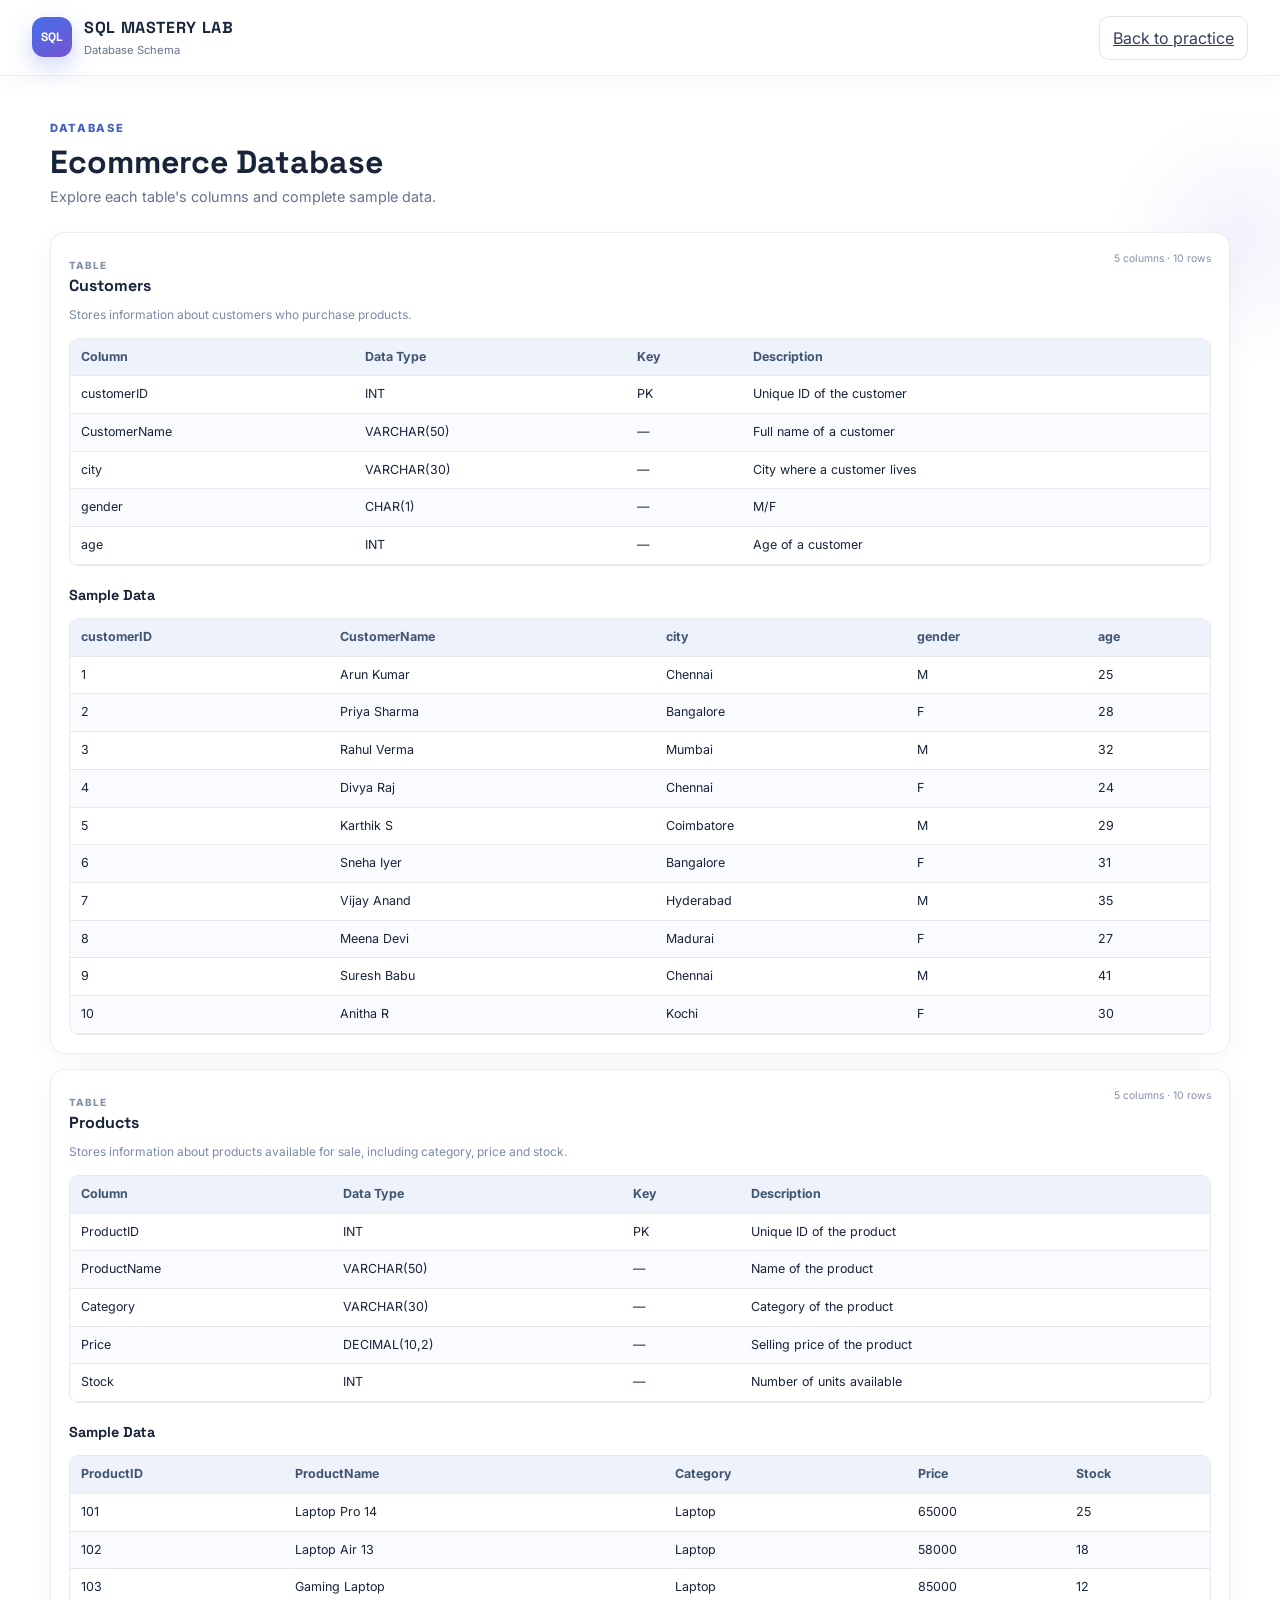
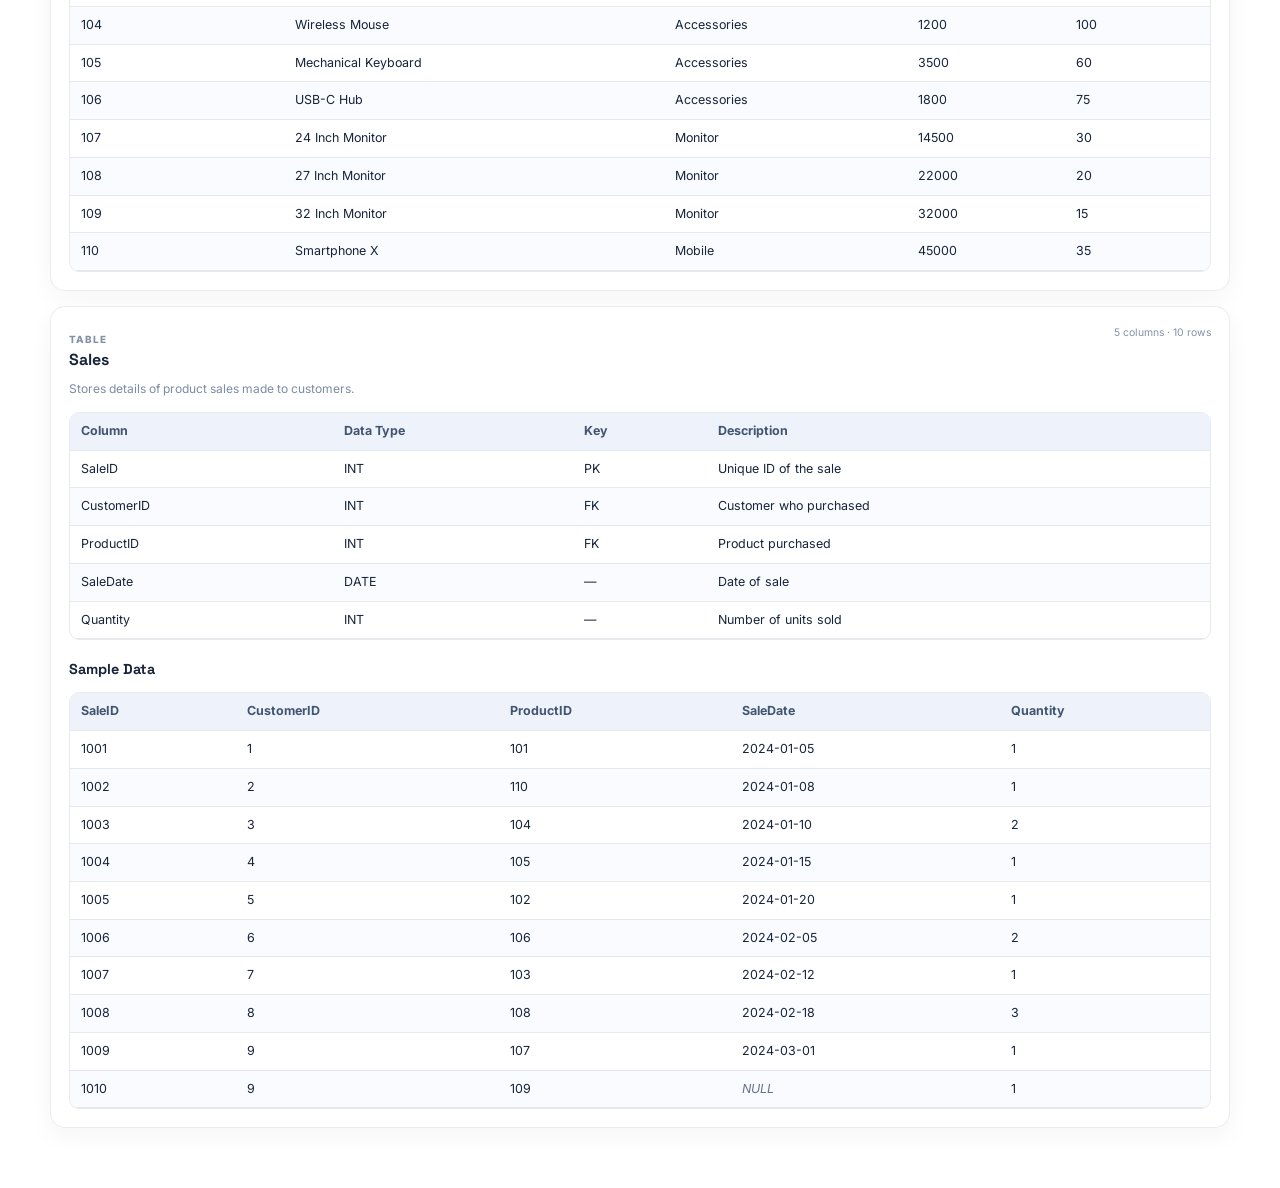
<file: schema.html>
<!DOCTYPE html>
<html lang="en">
<head>
  <meta charset="UTF-8">
  <meta name="viewport" content="width=device-width, initial-scale=1.0">
  <meta name="theme-color" content="#f6f8fc">
  <title>Database Schema | SQL Mastery Lab</title>
  <link rel="preconnect" href="https://fonts.googleapis.com">
  <link rel="preconnect" href="https://fonts.gstatic.com" crossorigin>
  <link href="https://fonts.googleapis.com/css2?family=Inter:wght@400;500;600;700;800&family=Space+Grotesk:wght@500;600;700&display=swap" rel="stylesheet">
  <link rel="stylesheet" href="style.css">
</head>
<body class="app-shell schema-page">
  <header class="topbar">
    <div class="brand-lockup">
      <div class="brand-mark small">SQL</div>
      <div><strong>SQL MASTERY LAB</strong><small>Database Schema</small></div>
    </div>
    <a class="ghost-btn" href="./index.html">Back to practice</a>
  </header>

  <main class="schema-page-content">
    <section class="section-title">
      <div>
        <span class="eyebrow">DATABASE</span>
        <h1>Ecommerce Database</h1>
        <p>Explore each table's columns and complete sample data.</p>
      </div>
    </section>
    <div id="schemaContainer" class="schema-grid" aria-live="polite"></div>
  </main>

  <script src="schema-data.js"></script>
  <script src="schema-viewer.js"></script>
</body>
</html>
</file>
<file: style.css>
*{box-sizing:border-box}
:root{
--bg:#f5f7fb;--surface:#ffffff;--surface2:#f8fafc;--surface3:#eef2f9;
--line:rgba(15,23,42,.09);--text:#16202e;--muted:#64748b;--accent:#3763e8;
--accent2:#7c5cff;--success:#1fa971;--danger:#e0384a;--shadow:0 20px 46px rgba(30,41,74,.08)
}
html{scroll-behavior:smooth}
body{margin:0;background:var(--bg);color:var(--text);font-family:Inter,system-ui,sans-serif;line-height:1.5}
button,input,textarea{font:inherit}
button{cursor:pointer}
button:disabled{cursor:not-allowed;opacity:.45}
.hidden{display:none!important}
.screen{min-height:calc(100vh - 54px)}
.muted{color:var(--muted)}
.eyebrow{display:inline-block;color:#3f5fc4;font-size:.7rem;font-weight:800;letter-spacing:.15em;text-transform:uppercase}
.app-shell{min-height:100vh;background:radial-gradient(circle at 85% 0%,rgba(55,99,232,.06),transparent 28%),var(--bg)}
.topbar,.landing-topbar{height:76px;padding:0 32px;border-bottom:1px solid var(--line);display:flex;align-items:center;justify-content:space-between;background:rgba(255,255,255,.9);backdrop-filter:blur(16px);position:sticky;top:0;z-index:20}
.brand-lockup{display:flex;align-items:center;gap:12px}
.brand-lockup strong{display:block;font-family:"Space Grotesk",sans-serif;letter-spacing:.04em;color:var(--text)}
.brand-lockup small{display:block;color:var(--muted);font-size:.7rem;margin-top:2px}
.brand-mark{width:58px;height:58px;border-radius:16px;display:grid;place-items:center;font-family:"Space Grotesk";font-weight:800;color:#fff;background:linear-gradient(135deg,#3763e8,#7c5cff);box-shadow:0 12px 26px rgba(55,99,232,.25)}
.brand-mark.small{width:40px;height:40px;border-radius:12px;font-size:.75rem}
.ghost-btn,.secondary-btn,.mini-btn{border:1px solid var(--line);background:#fff;color:#33415c;border-radius:10px;padding:9px 13px;transition:.2s}
.ghost-btn:hover,.secondary-btn:hover,.mini-btn:hover{background:#f1f4fa;border-color:rgba(55,99,232,.35)}
.link-btn{border:0;background:none;color:var(--accent);font-weight:700;padding:0;text-decoration:underline;text-underline-offset:3px}
.link-btn:hover{color:#2748b8}
.forgot-password-btn{display:block;margin-top:8px;font-size:.75rem}
.top-actions{display:flex;gap:8px;flex-wrap:wrap}.danger-text{color:#c23349}
.site-footer{height:54px;border-top:1px solid var(--line);display:flex;justify-content:space-between;align-items:center;padding:0 32px;color:#8291a8;font-size:.72rem;background:#fff}

/* login */
.login-page{position:relative;overflow:hidden;display:grid;place-items:center;padding:30px 24px 90px;background:radial-gradient(circle at 18% 20%,rgba(55,99,232,.08),transparent 32%),radial-gradient(circle at 90% 80%,rgba(124,92,255,.08),transparent 30%)}
.login-layout{width:min(1080px,100%);display:grid;grid-template-columns:1.15fr .85fr;gap:70px;align-items:center}
.login-brand .eyebrow{margin-bottom:8px}
.login-brand h1,.landing-content h1{font-family:"Space Grotesk";font-size:clamp(3.5rem,6vw,5.25rem);line-height:.92;margin:18px 0;color:var(--text)}
.login-brand h1 span,.landing-content h1 span{color:var(--accent)}
.login-brand p{max-width:570px;color:var(--muted);font-size:1.05rem}
.login-highlights{display:flex;flex-wrap:wrap;gap:10px;margin-top:26px}.login-highlights span{padding:9px 12px;border:1px solid var(--line);border-radius:999px;color:#425571;font-size:.78rem;background:#fff}
.login-card{padding:32px;border:1px solid var(--line);border-radius:24px;background:#fff;box-shadow:var(--shadow)}
.login-card-head{color:#4a5c78;font-size:.75rem;display:flex;align-items:center;gap:8px;margin-bottom:25px}.status-dot{width:8px;height:8px;border-radius:50%;background:var(--success);box-shadow:0 0 12px rgba(31,169,113,.5)}
.login-card h2{font-family:"Space Grotesk";font-size:2rem;margin:0 0 4px;color:var(--text)}.login-tabs{display:grid;grid-template-columns:1fr 1fr;gap:5px;padding:5px;background:var(--surface3);border-radius:12px;margin:25px 0}
.login-tab{border:0;background:transparent;color:var(--muted);padding:10px;border-radius:8px;font-weight:600}.login-tab.active{background:#fff;color:var(--text);box-shadow:0 4px 14px rgba(30,41,74,.08)}
label{display:block;font-size:.76rem;color:#425571;font-weight:600;margin:15px 0 7px}
input,textarea{width:100%;border:1px solid var(--line);background:#fbfcfe;color:var(--text);border-radius:10px;outline:none;transition:.2s}
input{padding:12px 13px}input:focus,textarea:focus{border-color:rgba(55,99,232,.55);box-shadow:0 0 0 3px rgba(55,99,232,.1)}
.field-hint{display:block;margin-top:6px;font-size:.7rem;color:#8291a8}
.primary-btn,.success-btn{border:0;color:#fff;border-radius:10px;padding:11px 15px;font-weight:700;background:linear-gradient(135deg,#3763e8,#6c5ce0);box-shadow:0 10px 22px rgba(55,99,232,.22);transition:.2s}.primary-btn:hover,.success-btn:hover{transform:translateY(-1px);filter:brightness(1.05)}
.success-btn{background:linear-gradient(135deg,#189a67,#28c98a)}.full{width:100%;display:flex;justify-content:space-between;margin-top:22px}.large{padding:13px 19px}.btn-arrow{font-size:1.1rem}
.secondary-btn.next-ready{border-color:#168957;background:linear-gradient(135deg,#189a67,#28c98a);color:#fff;box-shadow:0 8px 18px rgba(31,169,113,.22)}
.login-message{min-height:22px;font-size:.78rem}.login-message.error{color:var(--danger)}.login-message.info{color:#2a55c9}.login-foot{font-size:.7rem;color:#93a1b5;margin-top:10px;text-align:center}
.auth-toggle-row{text-align:center;font-size:.8rem;color:var(--muted);margin:14px 0 2px}.auth-toggle-row span{display:block;margin-bottom:8px}.auth-toggle-btn{justify-content:center;font-weight:700;color:var(--accent);border-color:rgba(55,99,232,.35);background:#fff}.auth-toggle-btn:hover{background:#eef2ff}

/* landing */
.landing-page{padding-bottom:50px;background:radial-gradient(circle at 50% 0,rgba(55,99,232,.07),transparent 35%)}
.landing-content{width:min(920px,calc(100% - 40px));margin:0 auto;padding:75px 0;text-align:center}.institution-block{display:flex;justify-content:center;align-items:center;gap:16px;margin-bottom:30px}.logo-wrap{width:220px;height:72px;flex:0 0 auto;border:1px solid var(--line);border-radius:14px;display:grid;place-items:center;background:#fff;overflow:hidden}.logo-wrap img{width:100%;height:100%;object-fit:contain}
.hero-badge,.pill{display:inline-flex;padding:7px 11px;border:1px solid rgba(55,99,232,.18);background:rgba(55,99,232,.07);border-radius:999px;color:#2d52d0;font-size:.68rem;font-weight:800;letter-spacing:.08em}.landing-content h1{font-size:clamp(3.2rem,8vw,6rem);margin:16px 0 12px}.landing-content h2{font-family:"Space Grotesk";font-size:1.3rem;margin:0;color:#334561}.landing-intro{max-width:720px;margin:20px auto;color:var(--muted);font-size:1rem}.landing-intro code{color:#2d52d0;background:#eef2ff;padding:3px 6px;border-radius:5px}
.journey-points{display:grid;grid-template-columns:repeat(4,1fr);border:1px solid var(--line);border-radius:18px;background:#fff;margin:35px 0;padding:6px;box-shadow:var(--shadow)}.journey-points div{padding:18px;border-right:1px solid var(--line)}.journey-points div:last-child{border-right:0}.journey-points strong{display:block;font:700 1.6rem "Space Grotesk";color:var(--text)}.journey-points span{font-size:.7rem;color:var(--muted);text-transform:uppercase;letter-spacing:.08em}
.landing-name{text-align:left;max-width:540px;margin:0 auto}.landing-actions{display:flex;justify-content:center;gap:10px;margin-top:18px}.landing-note{margin:30px auto 0;display:flex;justify-content:center;gap:10px;color:#7c8ba3;font-size:.78rem}.landing-note strong{color:#425571}

/* lab */
.layout{display:grid;grid-template-columns:290px minmax(0,1fr);max-width:1600px;margin:auto}.sidebar{padding:22px;border-right:1px solid var(--line);min-height:calc(100vh - 130px);background:#fbfcfe}
.profile-card,.tip-card{border:1px solid var(--line);background:#fff;border-radius:16px;padding:16px}.profile-heading{display:flex;align-items:center;gap:10px;margin-bottom:16px}.avatar{width:36px;height:36px;border-radius:11px;display:grid;place-items:center;background:#e7edfc;color:#3145a0;font-weight:800}.profile-heading small{display:block;color:#8291a8;font-size:.62rem;letter-spacing:.1em}.profile-heading strong{display:block;font-size:.82rem;color:var(--text)}.score-row{display:flex;justify-content:space-between;align-items:end;margin-top:17px}.score-row strong{font:700 1.6rem "Space Grotesk";color:var(--text)}.score-row span{font-size:.67rem;color:var(--muted)}.progress,.pc-bar{height:6px;background:var(--surface3);border-radius:99px;overflow:hidden}.progress{margin-top:8px}.progress>div,.pc-bar>div{height:100%;background:linear-gradient(90deg,#3763e8,#7c5cff);border-radius:99px;transition:.4s}
.sidebar-heading{display:flex;justify-content:space-between;margin:25px 2px 9px;color:#5b6c88;font-size:.65rem;font-weight:800;letter-spacing:.1em}.sidebar-heading small{color:#94a2b8}
#levelNav{display:flex;flex-direction:column;gap:5px;max-height:55vh;overflow:auto;padding-right:3px}
.level-btn{display:grid;grid-template-columns:22px 1fr auto;gap:9px;align-items:center;border:1px solid transparent;background:transparent;color:#5b6c88;text-align:left;border-radius:9px;padding:9px;font-size:.72rem;width:100%}
.level-btn:hover{background:var(--surface3)}.level-btn.active{background:#eef2ff;border-color:rgba(55,99,232,.25);color:var(--text)}
.level-btn.completed .level-number{background:var(--success);color:#fff}
.level-number{width:22px;height:22px;border-radius:7px;background:#e2e8f4;color:#425571;display:grid;place-items:center;font-size:.65rem;font-weight:800}
.level-text{overflow:hidden;text-overflow:ellipsis;white-space:nowrap}
.level-progress{font-size:.62rem;color:#8291a8}
.tip-card{margin-top:18px}.tip-label{font-size:.6rem;color:#3f5fc4;font-weight:800;letter-spacing:.12em}.tip-card strong{display:block;margin:7px 0;font-size:.8rem;color:var(--text)}.tip-card p{margin:0;color:#7c8ba3;font-size:.72rem}
.workspace{padding:28px;min-width:0}.hero{display:flex;justify-content:space-between;gap:20px;padding:30px;border:1px solid var(--line);border-radius:20px;background:linear-gradient(135deg,#eef2ff,#f7f4ff);box-shadow:var(--shadow)}.hero h1{font:700 clamp(1.7rem,3vw,2.5rem) "Space Grotesk";margin:10px 0 5px;color:var(--text)}.hero p{color:var(--muted);margin:0}.hero-stat{min-width:120px;text-align:right}.hero-stat span,.hero-stat small{display:block;color:#5b6c88;font-size:.7rem}.hero-stat strong{display:block;font:700 1.7rem "Space Grotesk";margin:6px 0;color:var(--text)}
.tabs{display:flex;gap:5px;border-bottom:1px solid var(--line);margin:24px 0 20px}.tab{border:0;background:transparent;color:#7c8ba3;padding:11px 15px;border-bottom:2px solid transparent;font-weight:600}.tab.active{color:var(--accent);border-color:var(--accent)}
.challenge-head,.section-title{display:flex;justify-content:space-between;align-items:center;gap:15px}.challenge-head h2,.section-title h2{font:700 1.5rem "Space Grotesk";margin:4px 0;color:var(--text)}
.level-topic{margin:2px 0;color:var(--muted);font-size:.82rem}
.question-position{margin:2px 0;color:#8291a8;font-size:.72rem;font-weight:600;text-transform:uppercase;letter-spacing:.06em}
.difficulty-badge{padding:6px 10px;border-radius:8px;background:#eef2ff;color:#4c3fc4;font-size:.68rem;font-weight:800;white-space:nowrap;align-self:flex-start}
.difficulty-badge.easy{background:#e6f7ee;color:#188a5c}
.difficulty-badge.medium{background:#fff3e0;color:#b06a08}
.difficulty-badge.hard{background:#fde8ea;color:#c23349}
.question-buttons{display:flex;gap:7px;flex-wrap:wrap;margin:15px 0}.question-number{width:34px;height:34px;border-radius:9px;border:1px solid var(--line);background:#fff;color:#5b6c88;font-weight:700;font-size:.72rem}.question-number.active{border-color:var(--accent);color:var(--accent);background:#eef2ff}.question-number.completed{background:#e6f7ee;border-color:rgba(31,169,113,.4);color:#188a5c}
.question-card,.editor-card,.results-card,.schema-card,.progress-card,.admin-card,.admin-note,.admin-table-card{border:1px solid var(--line);background:var(--surface);border-radius:16px}.question-card{padding:20px;margin-bottom:14px}.question-card p{font-size:1rem;margin:0 0 10px;color:var(--text)}.requirements{color:#7c8ba3;font-size:.75rem}
.editor-card{overflow:hidden}.editor-toolbar{display:flex;justify-content:space-between;align-items:center;padding:12px 15px;border-bottom:1px solid var(--line)}.editor-toolbar div{display:flex;align-items:center;gap:8px}.editor-toolbar small{color:#8291a8;font-size:.65rem}.editor-dot{width:8px;height:8px;border-radius:50%;background:var(--accent)}.editor-toolbar strong{font-size:.75rem;color:var(--text)}#sqlEditor{min-height:240px;border:0;border-radius:0;padding:18px;font:500 .86rem/1.65 ui-monospace,SFMono-Regular,Consolas,monospace;resize:vertical;background:#161d2b;color:#dce6fa}
.editor-actions{display:flex;flex-wrap:wrap;gap:8px;padding:13px;border-top:1px solid var(--line)}.feedback{padding:0 15px;min-height:0;font-size:.78rem}.feedback:not(:empty){padding-bottom:14px}.feedback.success,.feedback.ok{color:var(--success)}.feedback.error,.feedback.bad{color:var(--danger)}.feedback.info,.feedback.warning{color:#3f5fc4}
.results-card{margin-top:14px;overflow:hidden}.results-head{display:flex;justify-content:space-between;align-items:center;padding:14px 16px;border-bottom:1px solid var(--line)}.results-head strong{display:block;margin-top:3px;font-size:.85rem;color:var(--text)}.results-head>span{font-size:.65rem;color:#8291a8}.result-area{overflow:auto;max-height:430px}.result-table,.schema-table{border-collapse:collapse;width:100%;font-size:.72rem}.result-table th,.result-table td,.schema-table th,.schema-table td{padding:9px 11px;border-bottom:1px solid var(--line);text-align:left;white-space:nowrap}.result-table th,.schema-table th{background:var(--surface3);color:#425571;position:sticky;top:0}.result-table td{color:var(--text)}.empty{padding:40px;text-align:center;color:#93a1b5;font-size:.78rem}

.section-title{margin-bottom:20px}.section-title p{margin:4px 0;color:var(--muted);font-size:.78rem}.big-progress{font:700 2.3rem "Space Grotesk";color:var(--accent)}.schema-grid{display:grid;gap:15px}.schema-card{padding:18px}.schema-card-header{display:flex;justify-content:space-between;align-items:flex-start}.schema-card-header h3{font:700 1rem "Space Grotesk";margin:0;color:var(--text)}.schema-label{font-size:.62rem;color:#8291a8;font-weight:800;letter-spacing:.1em}.schema-count{font-size:.65rem;color:#8291a8}.schema-description{color:#7c8ba3;font-size:.75rem;margin:10px 0 0}.key-badge{font-size:.58rem;padding:3px 6px;border-radius:5px;background:var(--surface3);color:#425571}.key-badge.pk{color:#188a5c}.key-badge.fk{color:#b06a08}.schema-table-wrapper,.result-table-wrapper{overflow:auto;border:1px solid var(--line);border-radius:10px;margin-top:14px}
.schema-page-content{width:min(1180px,calc(100% - 40px));margin:0 auto;padding:38px 0 60px}.schema-page-content .section-title h1{font:700 2rem "Space Grotesk";margin:4px 0;color:var(--text)}.schema-page-content .section-title p{font-size:.9rem}.schema-card h2{font:700 1rem "Space Grotesk";margin:0;color:var(--text)}.schema-sample-title{font:700 .9rem "Space Grotesk";margin:20px 0 0;color:var(--text)}.schema-page .schema-table{font-size:.78rem}.schema-null-value{color:var(--muted);font-style:italic}
.progress-grid,.admin-grid{display:grid;grid-template-columns:repeat(2,minmax(0,1fr));gap:14px}.progress-card{padding:17px}.pc-top{display:flex;justify-content:space-between;font-size:.76rem;margin-bottom:12px}.pc-top span:first-child{color:var(--text);font-weight:600}.pc-top span:last-child{color:#8291a8}.pc-bar{margin-bottom:10px}.progress-card p{color:#8291a8;font-size:.7rem;margin:0}

.admin-main{max-width:1200px;margin:auto;padding:70px 30px}.admin-main h1{font:700 2.7rem "Space Grotesk";margin:8px 0;color:var(--text)}.admin-grid{grid-template-columns:repeat(3,1fr);margin:35px 0}.admin-card{padding:22px}.admin-icon{display:grid;place-items:center;width:38px;height:38px;border-radius:10px;background:#eef2ff;color:#3f5fc4;font-size:.65rem;font-weight:800;margin-bottom:25px}.admin-card small{display:block;color:#8291a8;font-size:.6rem;letter-spacing:.12em}.admin-card strong{display:block;font:700 1.25rem "Space Grotesk";margin:5px 0;color:var(--text)}.admin-card p,.admin-note p{color:#7c8ba3;font-size:.75rem}.admin-note{padding:20px;margin-top:20px}.admin-note strong{font-size:.8rem;color:var(--text)}.admin-note code{color:#2d52d0}
.admin-table-card{overflow:hidden}.admin-table-head{display:flex;justify-content:space-between;align-items:center;gap:15px;flex-wrap:wrap;padding:18px 20px;border-bottom:1px solid var(--line)}.admin-table-head h3{margin:4px 0;font:700 1.15rem "Space Grotesk";color:var(--text)}.admin-table-actions{display:flex;gap:8px}
.admin-table-wrapper{overflow:auto}.admin-table{border-collapse:collapse;width:100%;font-size:.78rem}.admin-table th,.admin-table td{padding:12px 16px;border-bottom:1px solid var(--line);text-align:left;white-space:nowrap}.admin-table th{background:var(--surface3);color:#425571;font-size:.68rem;text-transform:uppercase;letter-spacing:.06em}.admin-table td{color:var(--text)}.admin-table-loading{color:#8291a8;text-align:center;padding:24px!important}
.admin-progress-cell{display:flex;align-items:center;gap:10px;min-width:140px}.admin-progress-cell .pc-bar{flex:1;min-width:70px}.admin-progress-cell span{font-size:.72rem;color:#425571;white-space:nowrap}

/* modal */
.modal{position:fixed;inset:0;z-index:100;background:rgba(15,23,42,.45);display:grid;place-items:center;padding:20px}.modal-card{position:relative;width:min(620px,100%);padding:30px;border:1px solid var(--line);border-radius:20px;background:#fff;box-shadow:var(--shadow)}.modal-card h2{font:700 1.7rem "Space Grotesk";margin:7px 0 20px;color:var(--text)}.modal-card li{color:#425571;margin:11px 0;font-size:.82rem}.modal-tip{margin-top:20px;padding:13px;border-radius:10px;background:var(--surface3);border:1px solid var(--line);color:#5b6c88;font-size:.72rem}.modal-close{position:absolute;right:14px;top:12px;border:0;background:transparent;color:#8291a8;font-size:1.6rem}

/* responsive */
@media(max-width:1050px){.login-layout{grid-template-columns:1fr;max-width:620px}.login-brand{text-align:center}.login-brand p{margin-left:auto;margin-right:auto}.login-highlights{justify-content:center}.layout{grid-template-columns:230px 1fr}.top-actions{max-width:65%;justify-content:flex-end}.admin-grid{grid-template-columns:1fr}}
@media(max-width:760px){.topbar,.landing-topbar{height:auto;min-height:68px;padding:12px 15px;gap:12px;align-items:flex-start}.top-actions{max-width:100%;justify-content:flex-end}.top-actions .ghost-btn{padding:7px 9px;font-size:.68rem}.layout{display:block}.sidebar{border-right:0;border-bottom:1px solid var(--line);min-height:0}.workspace{padding:16px}.hero{padding:20px}.hero-stat{min-width:80px}.journey-points{grid-template-columns:repeat(2,1fr)}.journey-points div:nth-child(2){border-right:0}.journey-points div:nth-child(-n+2){border-bottom:1px solid var(--line)}.landing-actions,.landing-note{flex-direction:column}.landing-content{padding:45px 0}.institution-block{flex-direction:column}.logo-wrap{width:min(220px,100%)}.login-page{padding:15px 15px 55px}.login-card{padding:23px}.progress-grid{grid-template-columns:1fr}.editor-actions>*{flex:1 1 auto}.site-footer{padding:0 15px}.site-footer span:last-child{display:none}.admin-table-head{flex-direction:column;align-items:flex-start}}

/* visual polish */
:root{
  --bg:#f3f6fc;
  --surface2:#f8faff;
  --surface3:#edf2fb;
  --line:rgba(25,43,78,.1);
  --text:#17243a;
  --muted:#65748c;
  --accent:#4165dc;
  --accent2:#7858d8;
  --success:#15966a;
  --danger:#d94b5b;
  --shadow:0 18px 48px rgba(35,54,94,.09)
}
body{
  background:
    radial-gradient(ellipse at 10% 8%,rgba(91,126,232,.08),transparent 28rem),
    radial-gradient(ellipse at 92% 34%,rgba(137,105,220,.06),transparent 30rem),
    var(--bg)
}
.app-shell{background:transparent}
.topbar,.landing-topbar{
  background:rgba(255,255,255,.86);
  border-color:rgba(25,43,78,.08);
  box-shadow:0 5px 22px rgba(35,54,94,.035)
}
.brand-mark{
  background:linear-gradient(145deg,#456fe8,#7555d4);
  box-shadow:0 10px 24px rgba(65,101,220,.25)
}
.site-footer{background:rgba(255,255,255,.84)}
.login-page{
  background:
    radial-gradient(ellipse at 14% 18%,rgba(74,112,224,.12),transparent 34%),
    radial-gradient(ellipse at 90% 72%,rgba(131,94,212,.1),transparent 32%),
    transparent
}
.login-brand .brand-mark{margin:0 0 14px}
.login-brand .eyebrow{margin-bottom:10px}
.login-brand h1 span,.landing-content h1 span{
  background:linear-gradient(110deg,#4165dc 8%,#7858d8 92%);
  -webkit-background-clip:text;
  background-clip:text;
  -webkit-text-fill-color:transparent
}
.login-brand p{line-height:1.75}
.login-highlights span{
  border-color:rgba(65,101,220,.12);
  box-shadow:0 4px 14px rgba(35,54,94,.035)
}
.login-card,.question-card,.editor-card,.results-card,.schema-card,.progress-card,.admin-card,.admin-note,.admin-table-card,.profile-card,.tip-card{
  border-color:rgba(25,43,78,.09);
  box-shadow:0 8px 26px rgba(35,54,94,.045)
}
.login-card{border-radius:22px;box-shadow:0 22px 60px rgba(35,54,94,.12)}
.login-card-head{margin-bottom:22px}
.login-tabs{background:#f0f3fa}
.login-tab{transition:background .18s ease,color .18s ease,box-shadow .18s ease}
.login-tab:hover:not(.active){color:var(--text);background:rgba(255,255,255,.55)}
label{color:#3d4f6b}
input,textarea{
  border-color:rgba(32,53,91,.14);
  background:#fbfcff
}
input:hover,textarea:hover{border-color:rgba(65,101,220,.32)}
input:focus,textarea:focus{
  border-color:rgba(65,101,220,.65);
  box-shadow:0 0 0 4px rgba(65,101,220,.1)
}
.primary-btn,.success-btn{
  background:linear-gradient(120deg,#4168df,#7058d7);
  box-shadow:0 8px 18px rgba(65,101,220,.2)
}
.success-btn{background:linear-gradient(120deg,#139568,#28b987);box-shadow:0 8px 18px rgba(21,150,106,.18)}
.primary-btn:hover,.success-btn:hover{transform:translateY(-2px);box-shadow:0 12px 24px rgba(65,101,220,.24)}
.secondary-btn,.ghost-btn,.mini-btn{
  border-color:rgba(32,53,91,.12);
  transition:transform .18s ease,background .18s ease,border-color .18s ease,box-shadow .18s ease
}
.secondary-btn:hover,.ghost-btn:hover,.mini-btn:hover{
  transform:translateY(-1px);
  background:#f1f4fb;
  border-color:rgba(65,101,220,.32);
  box-shadow:0 5px 14px rgba(35,54,94,.07)
}
.landing-page{background:radial-gradient(ellipse at 50% 0,rgba(65,101,220,.09),transparent 42rem)}
.landing-content{padding-top:62px}
.logo-wrap{box-shadow:0 10px 28px rgba(35,54,94,.07);border-color:rgba(25,43,78,.09)}
.hero-badge,.pill{
  background:linear-gradient(120deg,rgba(65,101,220,.09),rgba(120,88,216,.08));
  border-color:rgba(65,101,220,.16)
}
.journey-points{
  border-color:rgba(25,43,78,.09);
  box-shadow:0 14px 36px rgba(35,54,94,.07)
}
.journey-points div{transition:background .18s ease}
.journey-points div:hover{background:#f7f9ff;border-radius:12px}
.landing-name input{box-shadow:0 4px 15px rgba(35,54,94,.035)}
.landing-note{
  width:fit-content;
  max-width:100%;
  padding:12px 17px;
  border:1px solid rgba(25,43,78,.08);
  border-radius:12px;
  background:rgba(255,255,255,.7)
}
.sidebar{background:rgba(250,252,255,.82)}
.profile-card,.tip-card{border-radius:16px}
.avatar{background:linear-gradient(145deg,#e6edff,#f0eaff);color:#455dc1}
.progress>div,.pc-bar>div{background:linear-gradient(90deg,#4168df,#815bd8)}
.level-btn{transition:background .16s ease,border-color .16s ease,color .16s ease}
.level-btn:hover{background:#f0f3fb}
.level-btn.active{background:linear-gradient(110deg,#edf2ff,#f3efff);border-color:rgba(65,101,220,.2)}
.workspace{padding:32px}
.hero{
  position:relative;
  overflow:hidden;
  border-color:rgba(65,101,220,.12);
  background:linear-gradient(118deg,#eef3ff 0%,#f5f2ff 58%,#f8f8ff 100%);
  box-shadow:0 12px 34px rgba(65,86,150,.08)
}
.hero:after{
  content:"";
  position:absolute;
  width:210px;
  height:210px;
  right:8%;
  top:-145px;
  border:1px solid rgba(105,111,210,.12);
  border-radius:50%;
  box-shadow:0 0 0 24px rgba(105,111,210,.035),0 0 0 50px rgba(105,111,210,.025);
  pointer-events:none
}
.hero-stat{position:relative;z-index:1}
.tabs{border-color:rgba(25,43,78,.1)}
.tab{transition:color .18s ease,border-color .18s ease}
.question-card,.editor-card,.results-card,.schema-card,.progress-card,.admin-card,.admin-note,.admin-table-card{border-radius:15px}
.question-card{padding:22px}
.editor-card{box-shadow:0 12px 32px rgba(24,34,56,.08)}
.editor-toolbar{background:#fbfcff}
#sqlEditor{background:#182236;color:#e1e9fb}
#sqlEditor:focus{box-shadow:inset 0 0 0 2px rgba(101,133,230,.42)}
.editor-dot{box-shadow:0 0 0 4px rgba(65,101,220,.12)}
.editor-actions{background:#fff}
.results-head{background:#fbfcff}
.result-table tbody tr:nth-child(even),.schema-table tbody tr:nth-child(even),.admin-table tbody tr:nth-child(even){background:#fafbfe}
.result-table tbody tr:hover,.schema-table tbody tr:hover,.admin-table tbody tr:hover{background:#f1f5ff}
.schema-table-wrapper,.result-table-wrapper{border-color:rgba(25,43,78,.1)}
.admin-main{padding-top:56px}
.admin-card,.schema-card,.progress-card{transition:transform .2s ease,box-shadow .2s ease}
.admin-card:hover,.schema-card:hover,.progress-card:hover{
  transform:translateY(-2px);
  box-shadow:0 14px 34px rgba(35,54,94,.09)
}
.admin-icon{background:linear-gradient(145deg,#edf2ff,#f1edff);color:#4c60c6}
.modal{backdrop-filter:blur(5px)}
.modal-card{box-shadow:0 28px 80px rgba(15,23,42,.2)}
:focus-visible{outline:3px solid rgba(65,101,220,.38);outline-offset:3px}
::selection{background:rgba(102,112,225,.2);color:var(--text)}
@media(max-width:1050px){
  .workspace{padding:24px}
  .login-card{margin-bottom:8px}
}
@media(max-width:760px){
  .workspace{padding:17px}
  .landing-content{padding-top:42px}
  .institution-block{gap:12px}
  .journey-points{margin:26px 0}
  .hero{gap:12px}
  .admin-main{padding:36px 18px}
  .login-card{box-shadow:0 16px 40px rgba(35,54,94,.1)}
}
@media(min-width:761px) and (max-height:850px){
  .login-page{padding:16px 24px 32px}
  .login-card{padding:26px}
  .login-card-head{margin-bottom:16px}
  #loginCardDescription{margin:8px 0 12px}
  .login-tabs{margin:16px 0}
  .login-card label{margin:10px 0 5px}
  .login-card input{padding:10px 12px}
  .login-card .full{margin-top:16px}
  .auth-toggle-row{margin:9px 0 2px}
  .auth-toggle-row span{margin-bottom:5px}
  .login-foot{margin-top:6px}
}
@media(min-width:1051px){
  .login-brand h1{font-size:clamp(3.5rem,5vw,4.5rem)}
}
@media(prefers-reduced-motion:reduce){
  *,*::before,*::after{scroll-behavior:auto!important;transition-duration:.01ms!important;animation-duration:.01ms!important;animation-iteration-count:1!important}
}

/* motion */
@keyframes rise-in{
  from{opacity:0;transform:translateY(16px)}
  to{opacity:1;transform:translateY(0)}
}
@keyframes soft-float{
  0%,100%{transform:translateY(0)}
  50%{transform:translateY(-5px)}
}
@keyframes halo-drift{
  0%,100%{transform:translate(0,0) scale(1)}
  50%{transform:translate(-8px,8px) scale(1.04)}
}
.login-brand{animation:rise-in .65s both}
.login-card{animation:rise-in .7s .1s both}
.login-brand .brand-mark{animation:soft-float 4s ease-in-out 1s infinite}
.login-highlights span{animation:rise-in .45s both}
.login-highlights span:nth-child(1){animation-delay:.24s}
.login-highlights span:nth-child(2){animation-delay:.34s}
.login-highlights span:nth-child(3){animation-delay:.44s}
.login-highlights span:hover{transform:translateY(-3px);border-color:rgba(65,101,220,.3);box-shadow:0 8px 20px rgba(35,54,94,.09)}
.app-shell:before{
  content:"";
  position:fixed;
  z-index:-1;
  top:12%;
  right:-90px;
  width:260px;
  height:260px;
  border-radius:50%;
  background:radial-gradient(circle,rgba(112,94,216,.08),transparent 70%);
  pointer-events:none;
  animation:halo-drift 12s ease-in-out infinite
}
.hero:after{animation:soft-float 7s ease-in-out infinite}
.level-btn,.question-number,.tab,.journey-points div,.logo-wrap{
  transition:transform .2s ease,background .2s ease,border-color .2s ease,box-shadow .2s ease,color .2s ease
}
.level-btn:hover,.question-number:hover{transform:translateY(-1px)}
.question-number:hover{border-color:rgba(65,101,220,.35);box-shadow:0 5px 12px rgba(35,54,94,.08)}
.tab:hover:not(.active){color:var(--accent);background:rgba(65,101,220,.04)}
.logo-wrap:hover{transform:translateY(-2px);box-shadow:0 14px 32px rgba(35,54,94,.1)}
@media(prefers-reduced-motion:reduce){
  .login-brand,.login-card,.login-brand .brand-mark,.login-highlights span,.app-shell:before,.hero:after{animation:none}
}

/* refined interaction and view transitions */
@keyframes view-enter{
  from{opacity:0;transform:translateY(8px)}
  to{opacity:1;transform:translateY(0)}
}
@keyframes card-enter{
  from{opacity:0;transform:translateY(10px)}
  to{opacity:1;transform:translateY(0)}
}
.screen:not(.hidden){animation:view-enter .36s cubic-bezier(.2,.7,.25,1) both}
#practiceView:not(.hidden),#schemaView:not(.hidden),#progressView:not(.hidden){animation:view-enter .28s ease-out both}
.question-card,.editor-card,.results-card,.profile-card,.tip-card,.admin-table-card{
  transition:border-color .2s ease,box-shadow .2s ease
}
.question-card:hover,.results-card:hover,.profile-card:hover,.tip-card:hover,.admin-table-card:hover{
  border-color:rgba(65,101,220,.17);
  box-shadow:0 12px 30px rgba(35,54,94,.075)
}
.editor-card:focus-within{
  border-color:rgba(65,101,220,.3);
  box-shadow:0 14px 36px rgba(35,54,94,.11)
}
.level-btn.active{box-shadow:inset 3px 0 0 var(--accent)}
.level-btn.completed .level-number{transition:transform .2s ease,box-shadow .2s ease}
.level-btn.completed:hover .level-number{transform:scale(1.08);box-shadow:0 3px 9px rgba(31,169,113,.22)}
.question-number.active{box-shadow:0 4px 12px rgba(65,101,220,.15)}
.primary-btn:active,.success-btn:active,.secondary-btn:active,.ghost-btn:active,.mini-btn:active,.question-number:active{
  transform:translateY(0) scale(.98)
}
.tab{position:relative}
.tab:not(.active):hover{background:rgba(65,101,220,.045)}
.difficulty-badge{transition:background .2s ease,color .2s ease}
.progress>div,.pc-bar>div{transition:width .65s cubic-bezier(.2,.7,.25,1)}
.result-table tbody tr,.schema-table tbody tr,.admin-table tbody tr{
  transition:background-color .16s ease
}
.modal-card{animation:card-enter .24s ease-out both}
@media(prefers-reduced-motion:reduce){
  .screen:not(.hidden),#practiceView:not(.hidden),#schemaView:not(.hidden),#progressView:not(.hidden),.modal-card{animation:none}
}
</file>
